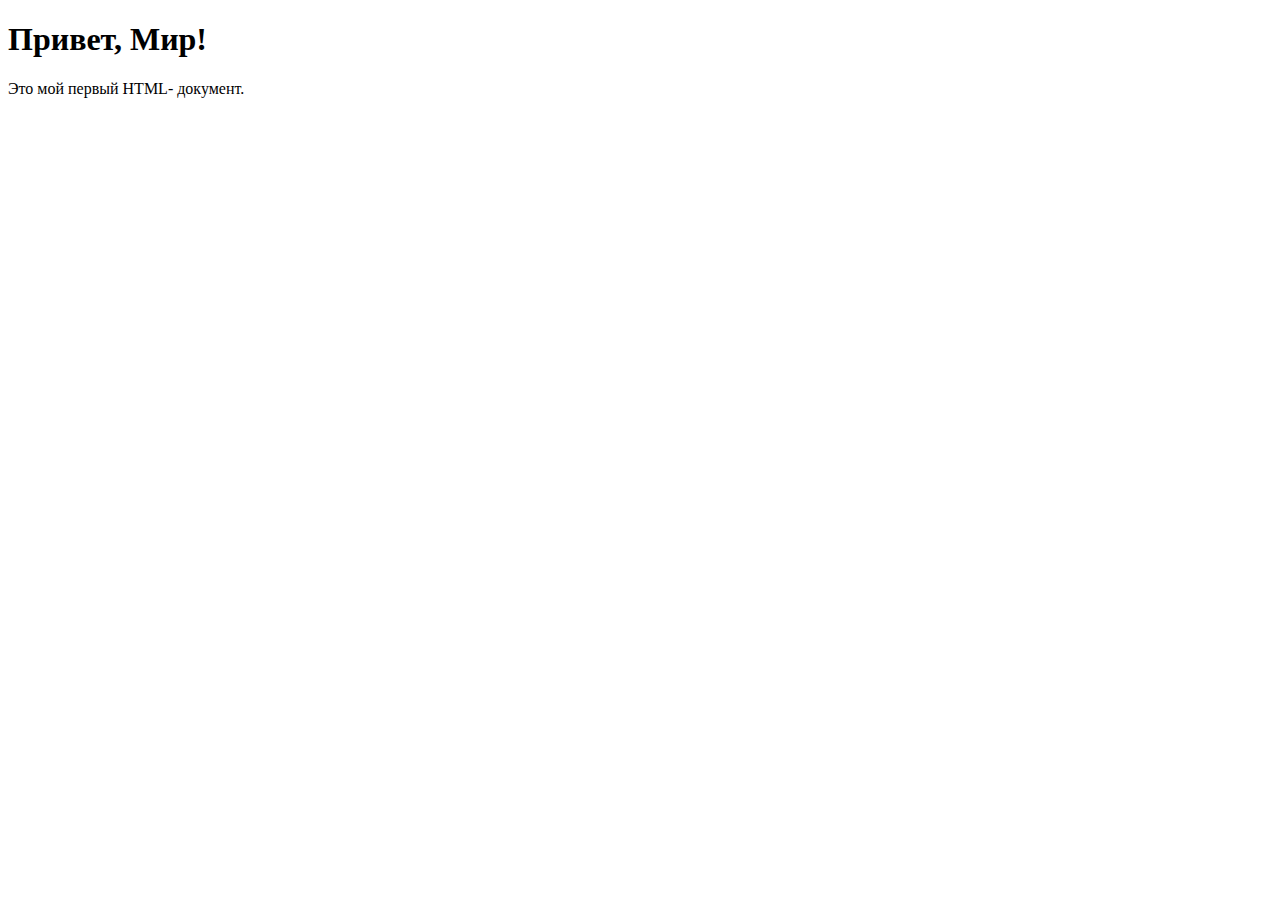
<file: index.html>
<!DOCTYPE html>
<html lang="en">
    <head>
        <meta charset="UTF-8">
        <meta name="viewpoint" content="width=device-width, initial-scale=1.0">
        <title>Мой первый сайт</title>

    </head>
    <body>
        <h1>Привет, Мир!</h1>
        <p>Это мой первый HTML- документ.</p>
    </body>
</html>
</file>
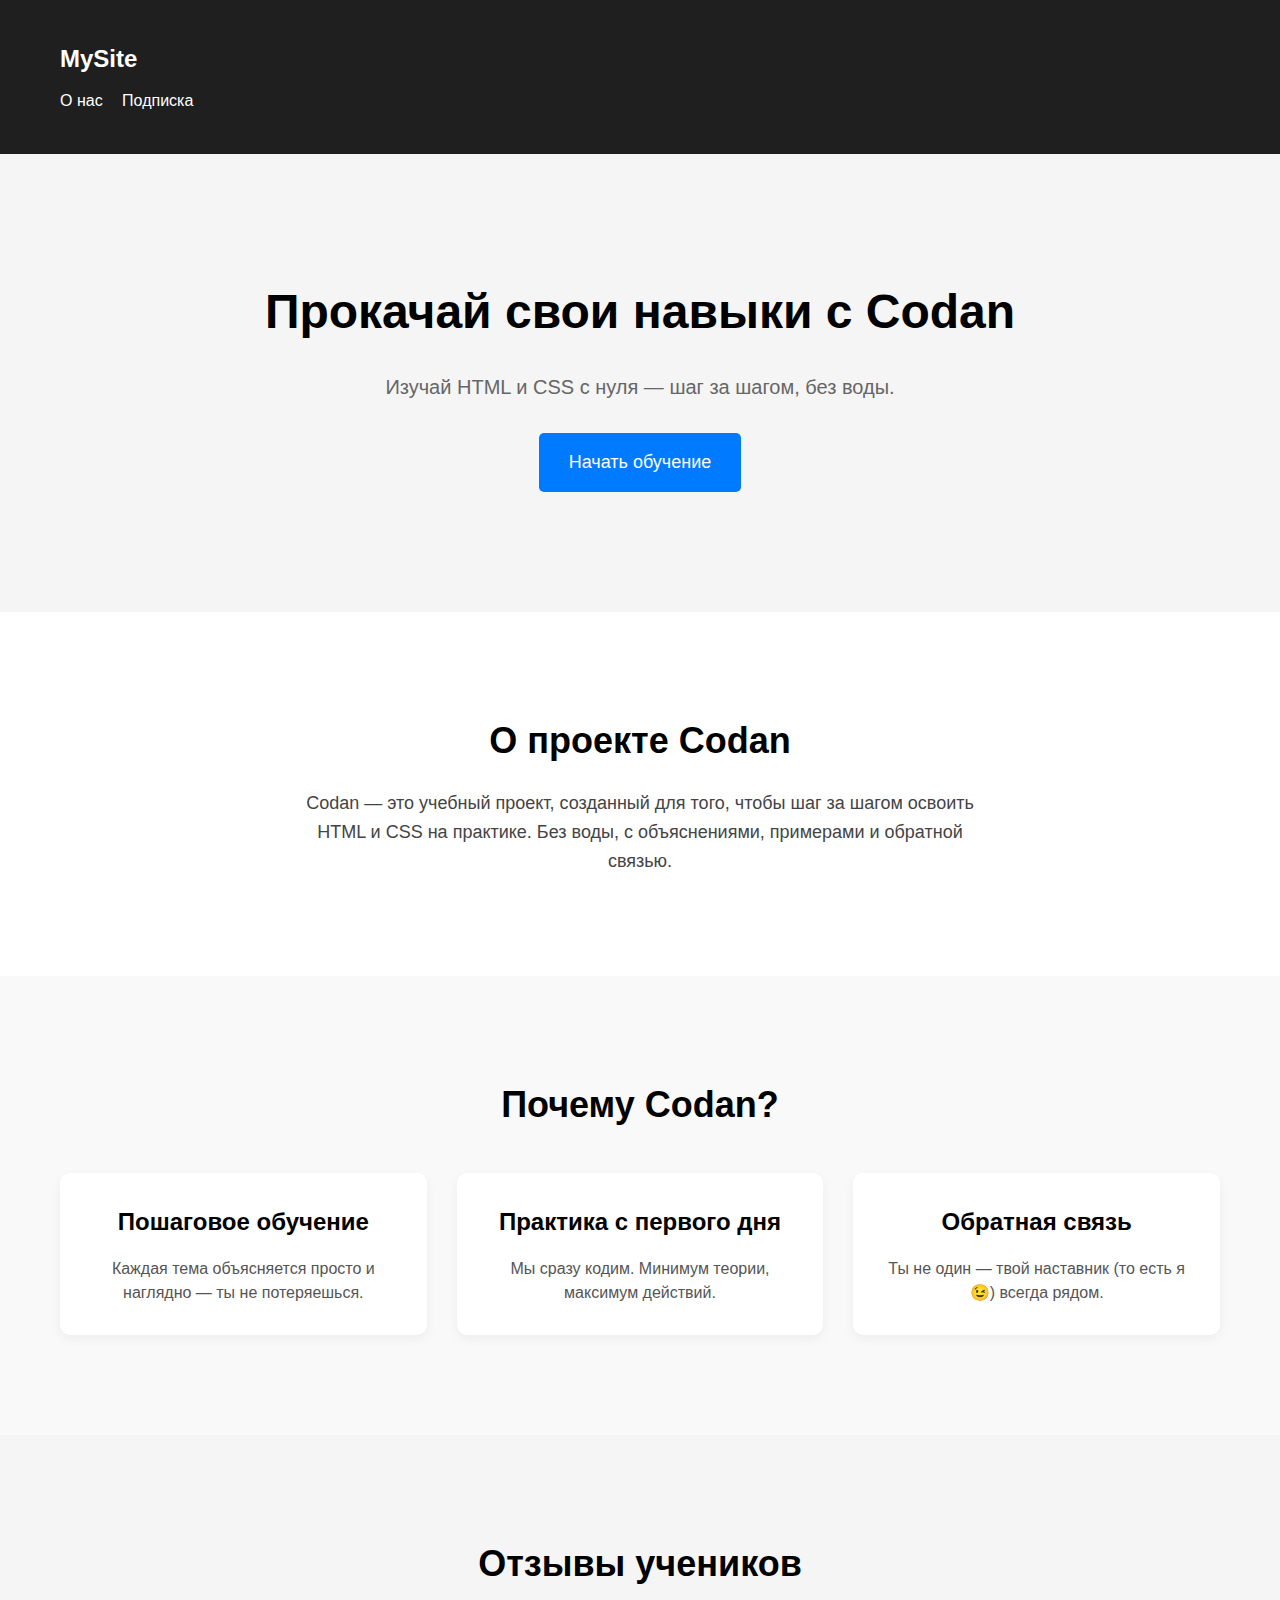
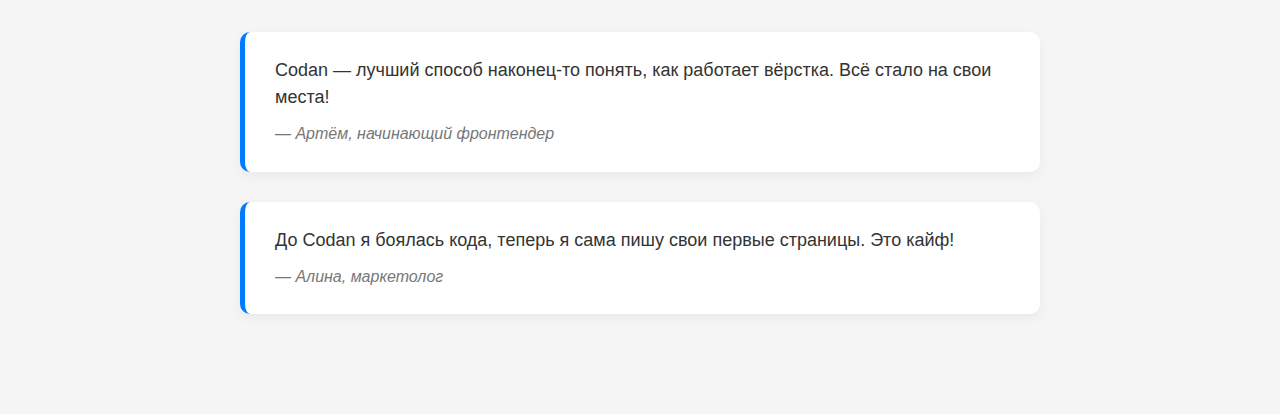
<file: Codan.html>
<!DOCTYPE html>
<html lang="ru">
<head>
  <meta charset="UTF-8">
  <meta name="viewport" content="width=device-width, initial-scale=1.0">
  <title>Простой Лендинг</title>
  <link rel="stylesheet" href="Codan_style.css">
</head>
<body>

  <header class="site-header">
    <div class="container">
      <h1 class="logo">MySite</h1>
      <nav class="nav">
        <a href="#about">О нас</a>
        <a href="#subscribe">Подписка</a>
      </nav>
    </div>
  </header>
<section class="hero">
  <div class="container">
    <h1>Прокачай свои навыки с Codan</h1>
    <p>Изучай HTML и CSS с нуля — шаг за шагом, без воды.</p>
    <a href="#" class="btn">Начать обучение</a>
  </div>
</section>
<section class="about">
  <div class="container">
    <h2>О проекте Codan</h2>
    <p>
      Codan — это учебный проект, созданный для того, чтобы шаг за шагом освоить HTML и CSS на практике. Без воды, с объяснениями, примерами и обратной связью.
    </p>
  </div>
</section>
<section class="features">
  <div class="container">
    <h2>Почему Codan?</h2>
    <div class="feature-list">
      <div class="feature">
        <h3>Пошаговое обучение</h3>
        <p>Каждая тема объясняется просто и наглядно — ты не потеряешься.</p>
      </div>
      <div class="feature">
        <h3>Практика с первого дня</h3>
        <p>Мы сразу кодим. Минимум теории, максимум действий.</p>
      </div>
      <div class="feature">
        <h3>Обратная связь</h3>
        <p>Ты не один — твой наставник (то есть я 😉) всегда рядом.</p>
      </div>
    </div>
  </div>
</section>
<section class="testimonials">
  <div class="container">
    <h2>Отзывы учеников</h2>
    <div class="testimonial-list">
      <div class="testimonial">
        <p>Codan — лучший способ наконец-то понять, как работает вёрстка. Всё стало на свои места!</p>
        <span>— Артём, начинающий фронтендер</span>
      </div>
      <div class="testimonial">
        <p>До Codan я боялась кода, теперь я сама пишу свои первые страницы. Это кайф!</p>
        <span>— Алина, маркетолог</span>
      </div>
    </div>
  </div>
</section>

</body>
</html>
</file>
<file: Codan_style.css>
/* Сброс отступов и box-sizing */
* {
  margin: 0;
  padding: 0;
  box-sizing: border-box;
}

body {
  font-family: sans-serif;
  line-height: 1.6;
}

.container {
  max-width: 1200px;
  margin: 0 auto;
  padding: 20px;
}

/* Стили для header */
.site-header {
  background-color: #1f1f1f;
  color: white;
  padding: 20px 0;
}

.logo {
  font-size: 24px;
  font-weight: bold;
}

.nav {
  margin-top: 10px;
}

.nav a {
  color: white;
  margin-right: 15px;
  text-decoration: none;
}

.nav a:hover {
  text-decoration: underline;
}
.hero {
  background-color: #f5f5f5;
  padding: 100px 0;
  text-align: center;
}

.hero h1 {
  font-size: 48px;
  margin-bottom: 20px;
}

.hero p {
  font-size: 20px;
  color: #666;
  margin-bottom: 30px;
}

.btn {
  display: inline-block;
  padding: 15px 30px;
  font-size: 18px;
  color: white;
  background-color: #007bff;
  text-decoration: none;
  border-radius: 5px;
  transition: background-color 0.3s ease;
}

.btn:hover {
  background-color: #0056b3;
}
.about {
  padding: 80px 0;
  background-color: #ffffff;
}

.about h2 {
  font-size: 36px;
  margin-bottom: 20px;
  text-align: center;
}

.about p {
  font-size: 18px;
  color: #444;
  max-width: 700px;
  margin: 0 auto;
  line-height: 1.6;
  text-align: center;
}
.features {
  background-color: #f9f9f9;
  padding: 80px 0;
}

.features h2 {
  text-align: center;
  font-size: 36px;
  margin-bottom: 40px;
}

.feature-list {
  display: flex;
  justify-content: space-between;
  gap: 30px;
  flex-wrap: wrap;
}

.feature {
  flex: 1 1 30%;
  background-color: #fff;
  padding: 30px;
  border-radius: 10px;
  box-shadow: 0 4px 12px rgba(0, 0, 0, 0.05);
  text-align: center;
}

.feature h3 {
  font-size: 24px;
  margin-bottom: 15px;
}

.feature p {
  font-size: 16px;
  color: #555;
  line-height: 1.5;
}
.testimonials {
  padding: 80px 0;
  background-color: #f5f5f5;
}

.testimonials h2 {
  text-align: center;
  font-size: 36px;
  margin-bottom: 40px;
}

.testimonial-list {
  display: flex;
  flex-direction: column;
  gap: 30px;
  max-width: 800px;
  margin: 0 auto;
}

.testimonial {
  background-color: #fff;
  padding: 25px 30px;
  border-left: 5px solid #007bff;
  border-radius: 10px;
  box-shadow: 0 4px 12px rgba(0, 0, 0, 0.05);
}

.testimonial p {
  font-size: 18px;
  margin-bottom: 10px;
  color: #333;
  line-height: 1.5;
}

.testimonial span {
  font-size: 16px;
  color: #777;
  font-style: italic;
}
</file>
